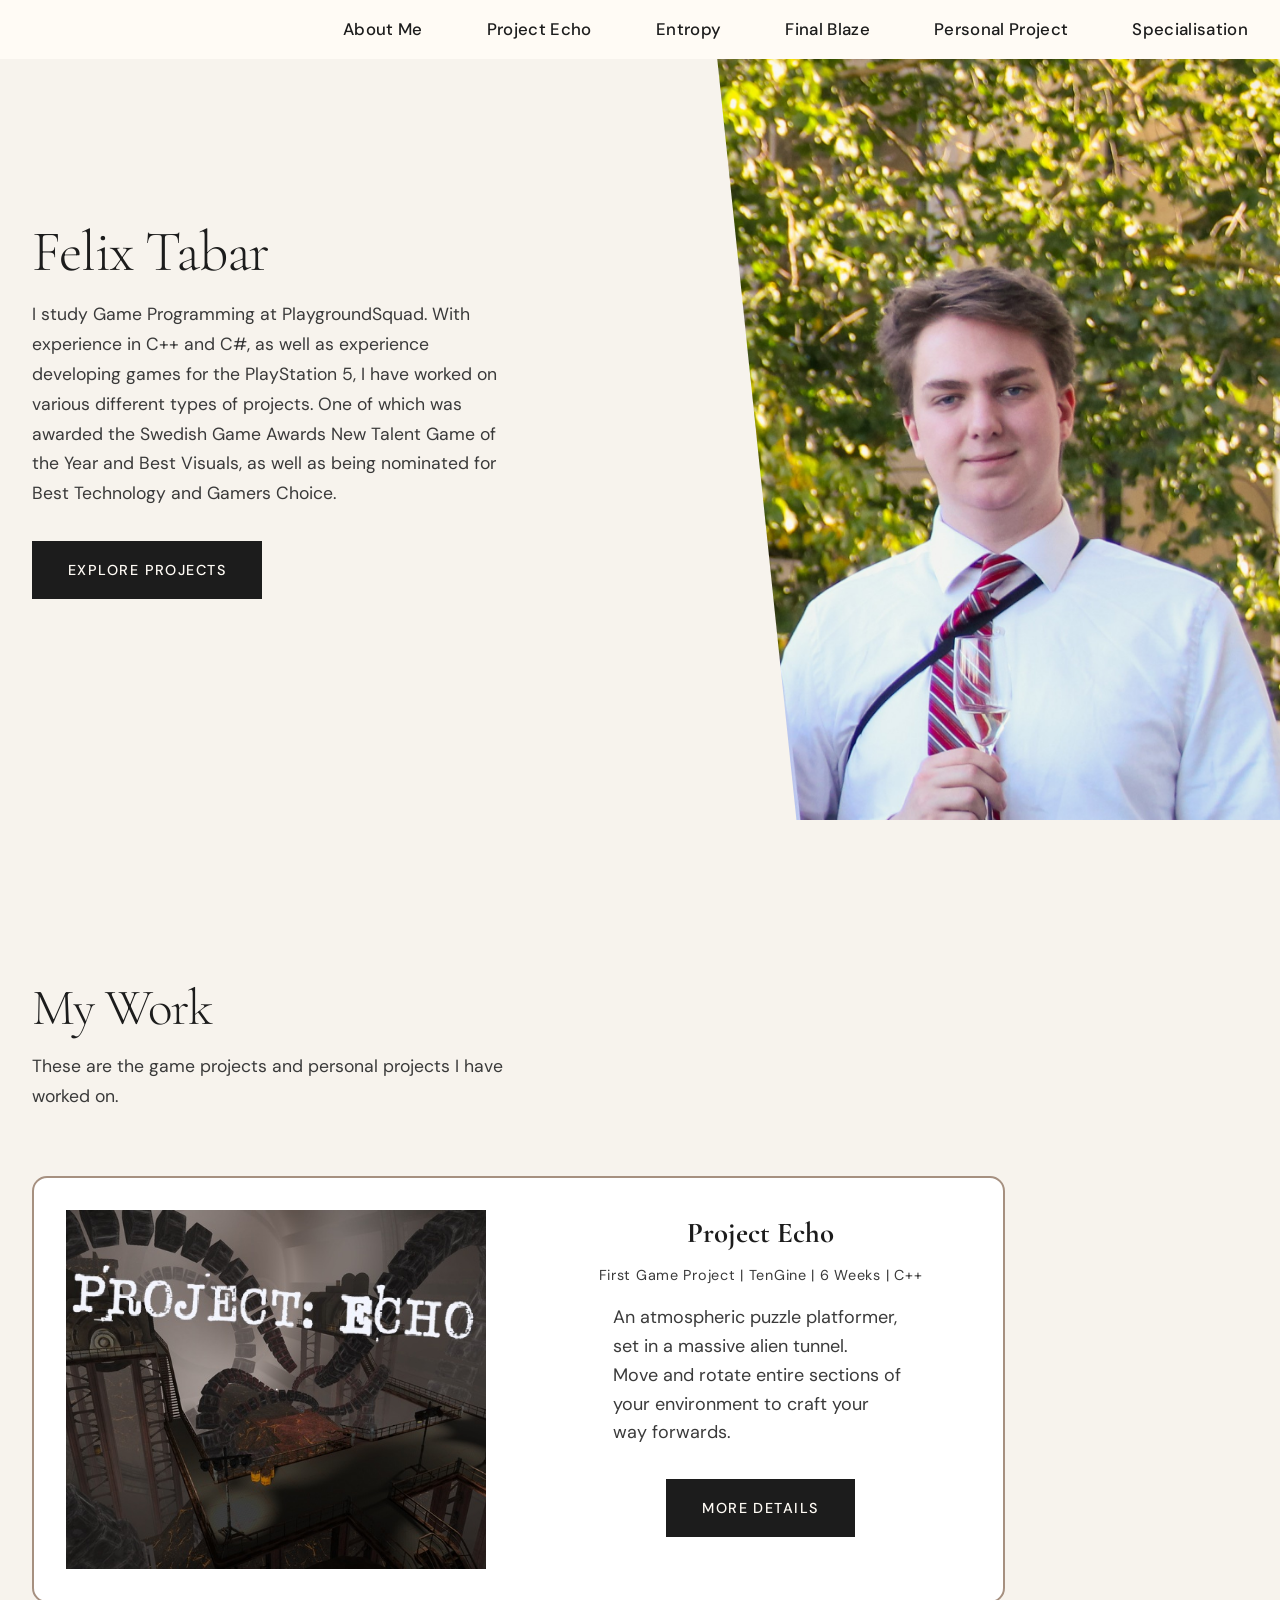
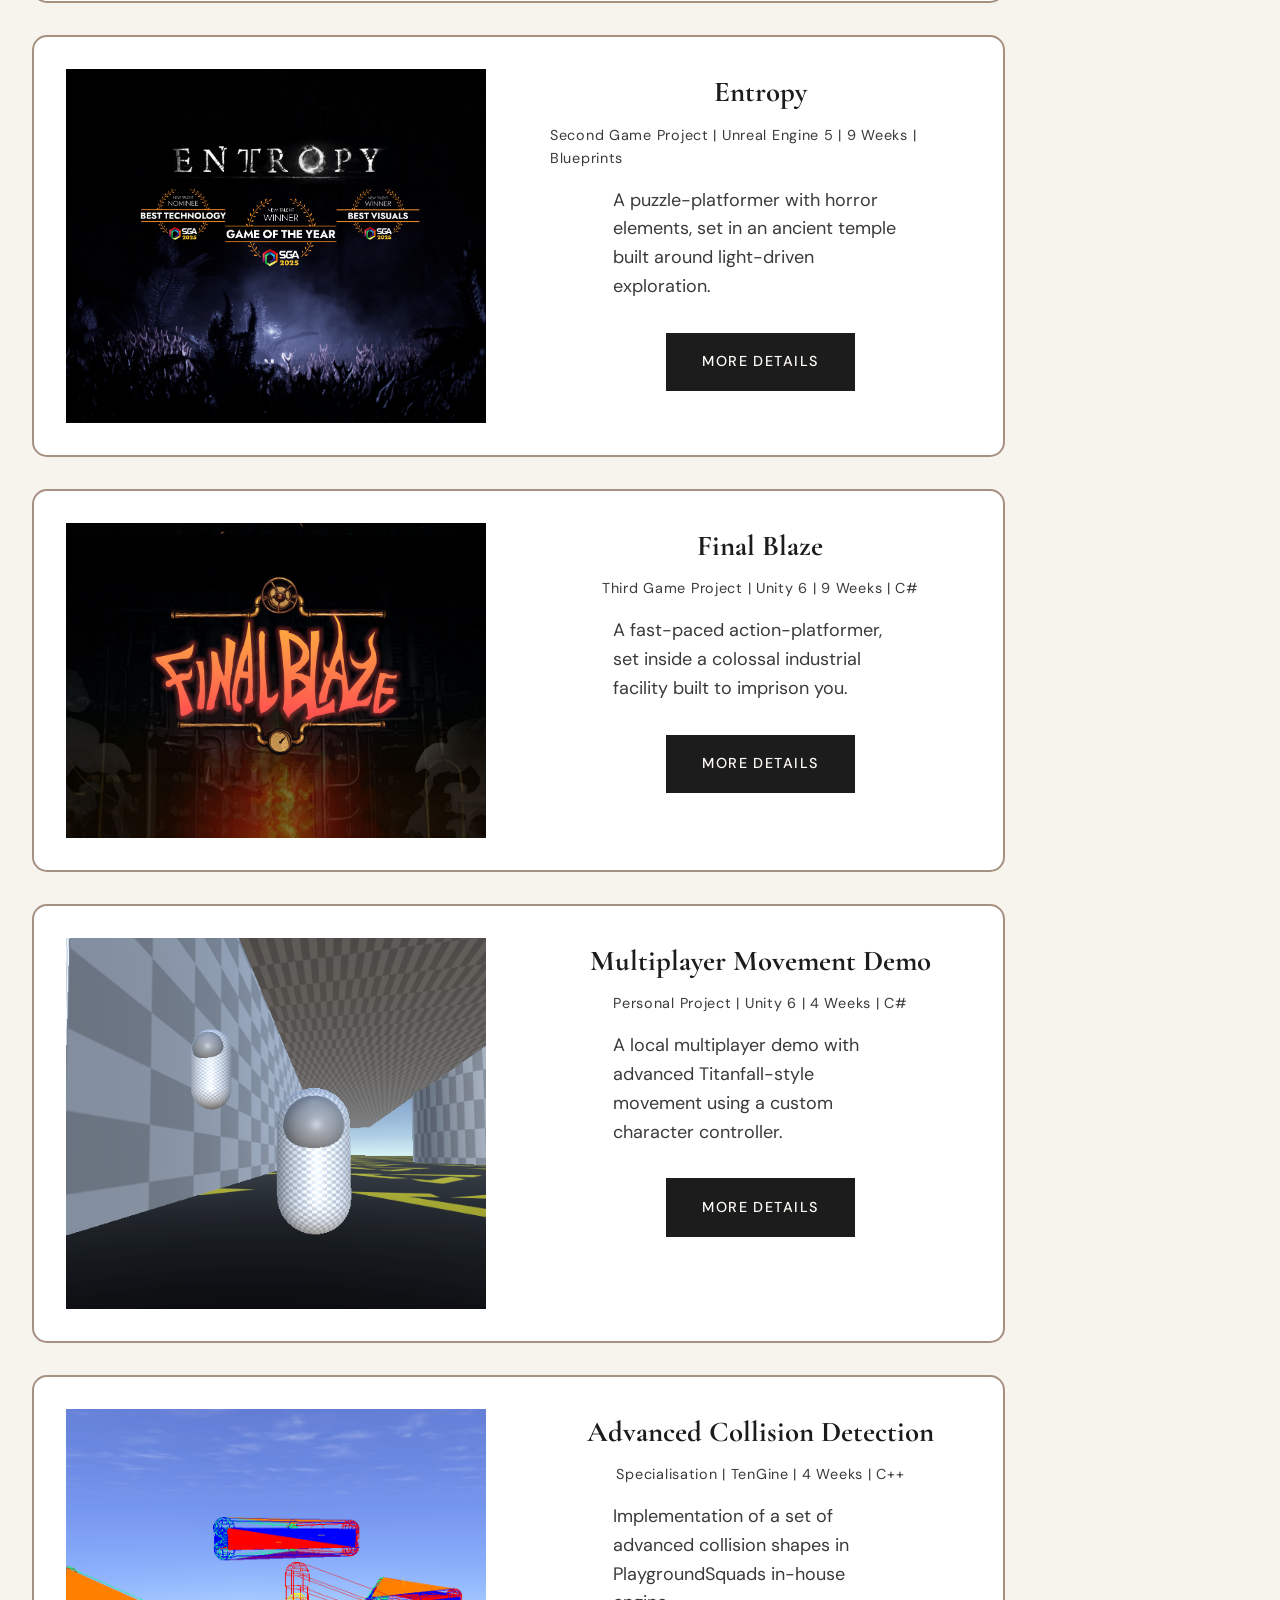
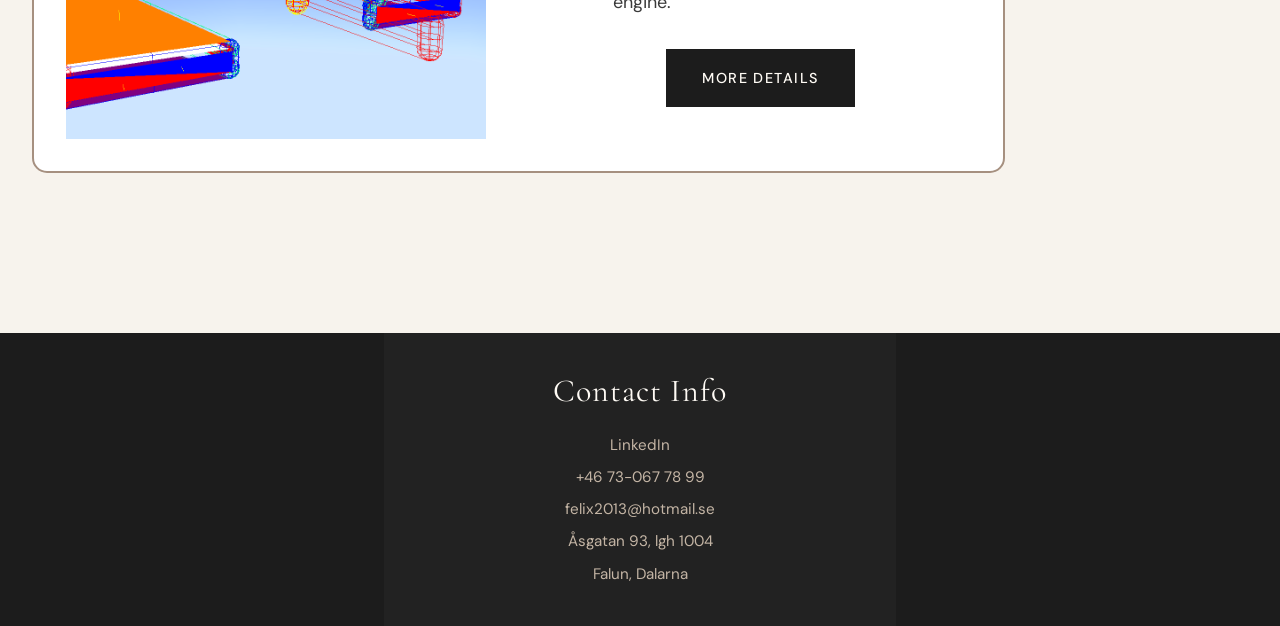
<file: index.html>
<!DOCTYPE html>
<html lang="en">
<head>
    <meta charset="UTF-8">
    <meta name="viewport" content="width=device-width, initial-scale=1.0">
    <title>Felix Tabar - Portfolio</title>
    
    <!-- Google Fonts -->
    <link rel="preconnect" href="https://fonts.googleapis.com">
    <link rel="preconnect" href="https://fonts.gstatic.com" crossorigin>
    <link href="https://fonts.googleapis.com/css2?family=Cormorant+Garamond:ital,wght@0,300;0,400;0,500;0,600;1,300;1,400&family=DM+Sans:ital,wght@0,400;0,500;0,600;1,400&display=swap" rel="stylesheet">
    <link rel="stylesheet" href="style.css">
    <!--

-->
</head>
<body>
    <!-- Header -->
    <header class="site-header" id="header">
        <div class="container">
            <nav class="nav-main">
                <a href="#">About Me</a>
                <a href="echo/index.html">Project Echo</a>
                <a href="entropy/index.html">Entropy</a>
                <a href="blaze/index.html">Final Blaze</a>
                <a href="personal-project/index.html">Personal Project</a>
                <a href="specialisation/index.html">Specialisation</a>
            </nav>
        </div>
    </header>
    
    <!-- Hero Section -->
    <section class="hero">
        <div class="hero-content">
            <h1 class="heading-display hero-title">
                Felix Tabar
            </h1>
            <p class="text-body hero-description">
                I study Game Programming at PlaygroundSquad.
                With experience in C++ and C#, as well as experience developing games for the PlayStation 5, I have worked on various different types of projects.
                One of which was awarded the Swedish Game Awards New Talent Game of the Year and Best Visuals,
                as well as being nominated for Best Technology and Gamers Choice.
            </p>
            <div class="hero-actions">
                <a href="#collections" class="btn-primary">Explore Projects</a>
            </div>
        </div>
        <div class="hero-image">
            <img src="images/felix.jpg" 
                alt="Mugshot">
        </div>
    </section>

    <!-- Collections -->
    <section class="collections" id="collections">
        <div class="container">
            <div class="section-header">
                <div class="section-header-left">
                    <h2 class="heading-display section-title">My Work</h2>
                    <p class="text-body section-subtitle">
                        These are the game projects and personal projects I have worked on.
                    </p>
                </div>
            </div>
            
            <div class="collections-grid">

    <div class="collection-item">

        <a href="echo/index.html" class="collection-media">
            <div class="collection-image">
                <img src="images/echo-banner.jpg" alt="Project Echo">
            </div>

            <div class="collection-overlay">
                <h3 class="collection-name">Project Echo</h3>
                <p class="collection-count">Click for longer in-depth breakdown</p>
            </div>
        </a>

        <div class="collection-text">
            <h3 class="collection-title">Project Echo</h3>
            <p class="collection-subtitle">First Game Project | TenGine | 6 Weeks | C++</p>

            <p class="collection-description">
                An atmospheric puzzle platformer, set in a massive alien tunnel.
                <br>
                Move and rotate entire sections of your environment to craft your way forwards.
            </p>

            <div>
                <a href="echo/index.html" class="btn-collection">More Details</a>
            </div>
        </div>

    </div>

    <div class="collection-item">

        <a href="entropy/index.html" class="collection-media">
            <div class="collection-image">
                <img src="images/entropy-banner3.png" alt="Entropy">
            </div>

            <div class="collection-overlay">
                <h3 class="collection-name">Entropy</h3>
                <p class="collection-count">Click for longer in-depth breakdown</p>
            </div>
        </a>

        <div class="collection-text">
            <h3 class="collection-title">Entropy</h3>
            <p class="collection-subtitle">Second Game Project | Unreal Engine 5 | 9 Weeks | Blueprints</p>

            <p class="collection-description">
                A puzzle-platformer with horror elements, set in an ancient temple built around light-driven exploration.
            </p>

            <div>
                <a href="entropy/index.html" class="btn-collection">More Details</a>
            </div>
        </div>

    </div>

    <div class="collection-item">

        <a href="blaze/index.html" class="collection-media">
            <div class="collection-image">
                <img src="images/blaze-banner2.jpg" alt="Final Blaze">
            </div>

            <div class="collection-overlay">
                <h3 class="collection-name">Final Blaze</h3>
                <p class="collection-count">Click for longer in-depth breakdown</p>
            </div>
        </a>

        <div class="collection-text">
            <h3 class="collection-title">Final Blaze</h3>
            <p class="collection-subtitle">Third Game Project | Unity 6 | 9 Weeks | C#</p>

            <p class="collection-description">
                A fast-paced action-platformer, set inside a colossal industrial facility built to imprison you.
            </p>

            <div>
                <a href="blaze/index.html" class="btn-collection">More Details</a>
            </div>
        </div>

    </div>

    <div class="collection-item">

        <a href="personal-project/index.html" class="collection-media">
            <div class="collection-image">
                <img src="images/personal-project-banner.png" alt="Personal Project">
            </div>

            <div class="collection-overlay">
                <h3 class="collection-name">Multiplayer Movement Demo</h3>
                <p class="collection-count">Click for longer in-depth breakdown</p>
            </div>
        </a>

        <div class="collection-text">
            <h3 class="collection-title">Multiplayer Movement Demo</h3>
            <p class="collection-subtitle">Personal Project | Unity 6 | 4 Weeks | C#</p>

            <p class="collection-description">
                A local multiplayer demo with advanced Titanfall-style movement using a custom character controller.
            </p>

            <div>
                <a href="personal-project/index.html" class="btn-collection">More Details</a>
            </div>
        </div>

    </div>

    <div class="collection-item">

        <a href="specialisation/index.html" class="collection-media">
            <div class="collection-image">
                <img src="images/specialisation-banner.png" alt="Specialisation">
            </div>

            <div class="collection-overlay">
                <h3 class="collection-name">Advanced Collision Detection</h3>
                <p class="collection-count">Click for longer in-depth breakdown</p>
            </div>
        </a>

        <div class="collection-text">
            <h3 class="collection-title">Advanced Collision Detection</h3>
            <p class="collection-subtitle">Specialisation | TenGine | 4 Weeks | C++</p>

            <p class="collection-description">
                Implementation of a set of advanced collision shapes in PlaygroundSquads in-house engine.
            </p>

            <div>
                <a href="specialisation/index.html" class="btn-collection">More Details</a>
            </div>
        </div>

    </div>

</div>
        </div>
    </section>
    
    <footer class="site-footer">
            <div class="footer-brand">
                <p class="footer-logo">Contact Info</p>
                <div class="footer-contact-info">
                    <p><a href="https://www.linkedin.com/in/felix-tabar-360894291/">LinkedIn</a></p>
                    <p><a href="tel:+46730677899">+46 73-067 78 99</a></p>
                    <p><a href="mailto:felix2013@hotmail.se">felix2013@hotmail.se</a></p>
                    <p>Åsgatan 93, lgh 1004</p>
                    <p>Falun, Dalarna</p>
                </div>
            </div>
    </footer>

</body>
</html>
</file>
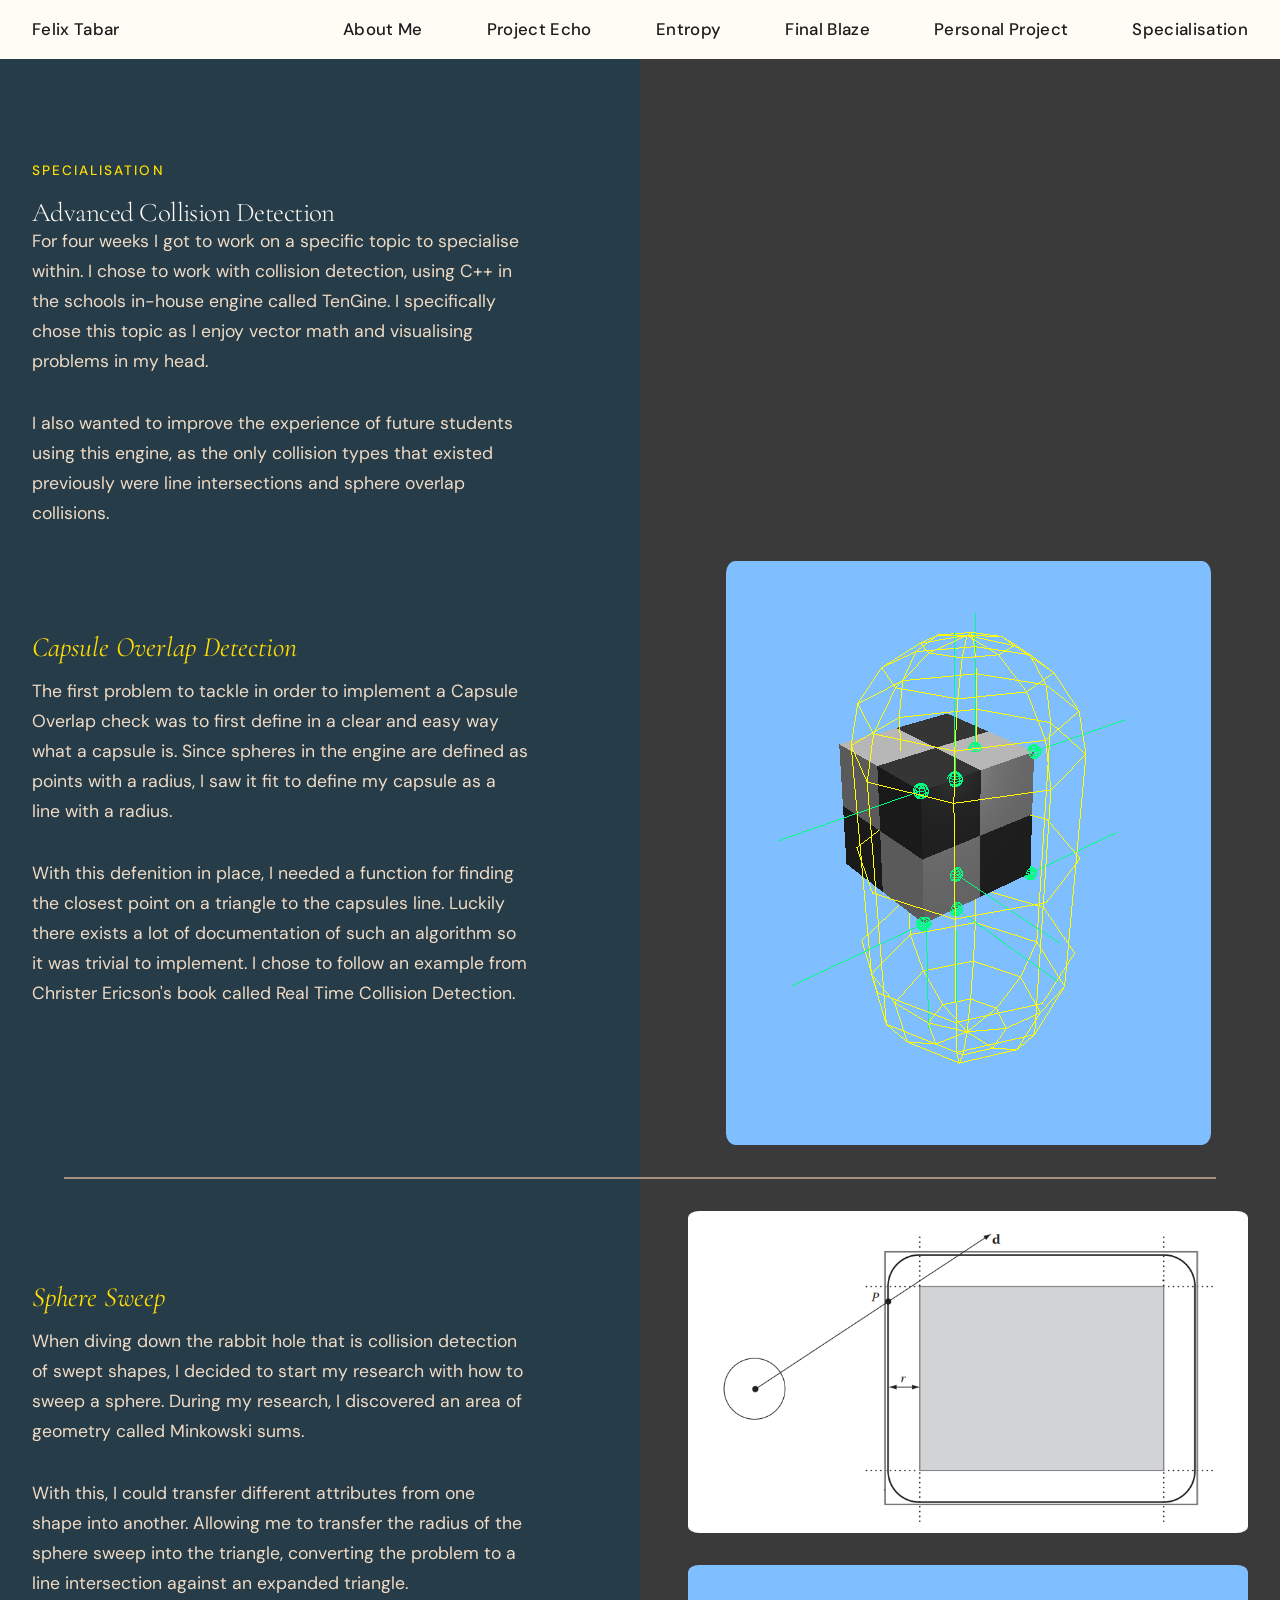
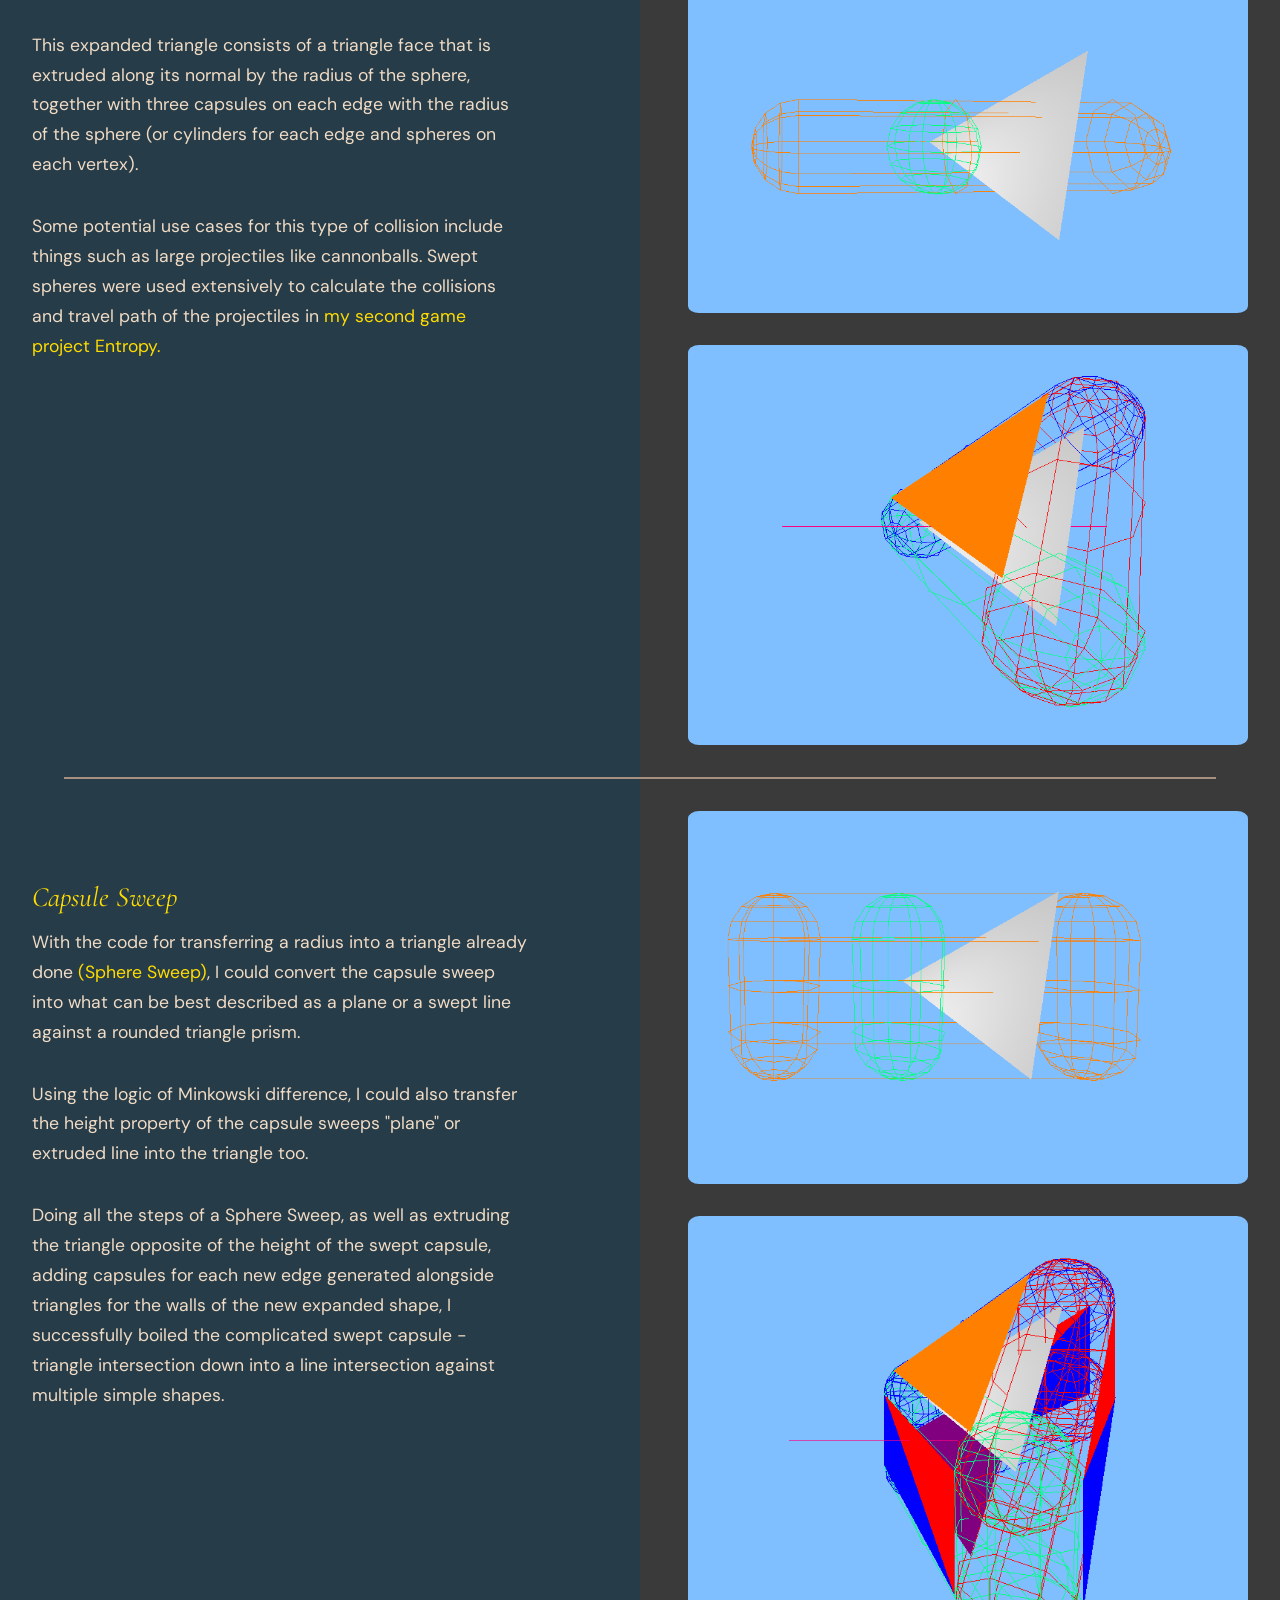
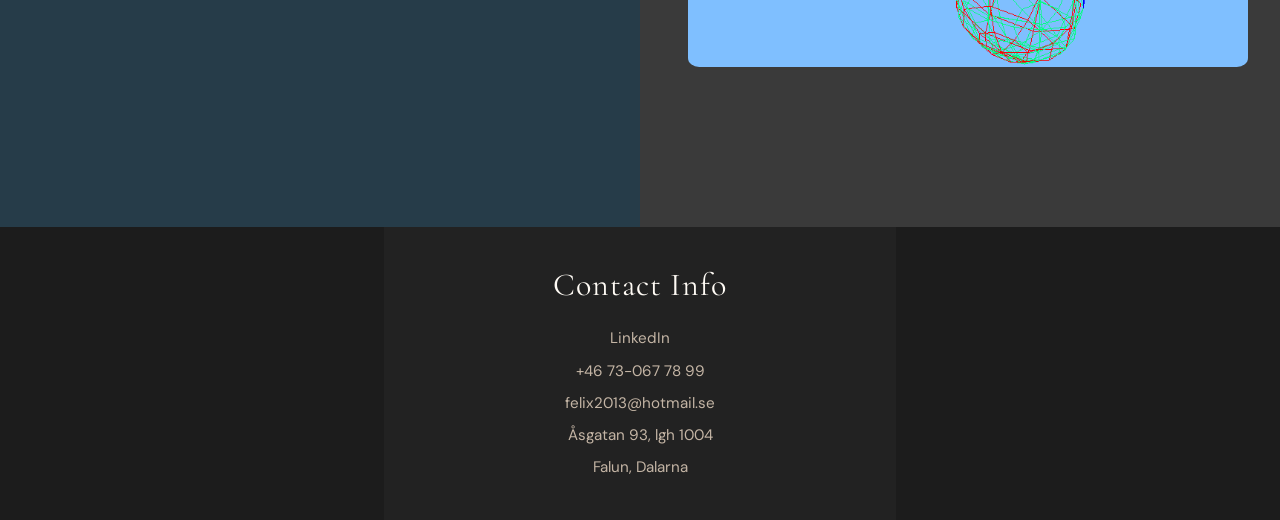
<file: specialisation/index.html>
<!DOCTYPE html>
<html lang="en">
<head>
    <meta charset="UTF-8">
    <meta name="viewport" content="width=device-width, initial-scale=1.0">
    <title>Felix Tabar - Portfolio</title>
    
    <!-- Google Fonts -->
    <link rel="preconnect" href="https://fonts.googleapis.com">
    <link rel="preconnect" href="https://fonts.gstatic.com" crossorigin>
    <link href="https://fonts.googleapis.com/css2?family=Cormorant+Garamond:ital,wght@0,300;0,400;0,500;0,600;1,300;1,400&family=DM+Sans:ital,wght@0,400;0,500;0,600;1,400&display=swap" rel="stylesheet">
    <link rel="stylesheet" href="style.css">
    <!--

-->
</head>
<body>
    <!-- Header -->
    <header class="site-header" id="header">
        <div class="container">
            <nav class="nav-main">
                <a href="../#" class="nav-name">Felix Tabar</a>
                <a href="../index.html">About Me</a>
                <a href="../echo/index.html">Project Echo</a>
                <a href="../entropy/index.html">Entropy</a>
                <a href="../blaze/index.html">Final Blaze</a>
                <a href="../personal-project/index.html">Personal Project</a>
                <a href="#">Specialisation</a>
            </nav>
        </div>
    </header>
    
    <!-- Mobile Navigation -->
    <div class="mobile-overlay" id="mobileOverlay"></div>
    <nav class="mobile-nav" id="mobileNav">
        <button class="mobile-nav-close" id="mobileNavClose">×</button>
        <ul class="mobile-nav-links">
            <li><a href="#collections">Collections</a></li>
            <li><a href="#story">Our Story</a></li>
            <li><a href="#craftsmanship">Craftsmanship</a></li>
            <li><a href="#contact">Visit Us</a></li>
        </ul>
        <div class="mobile-nav-cta">
            <a href="#contact" class="btn-primary">Book Appointment</a>
        </div>
    </nav>
    
    <section class="specialisation" id="specialisation">
        <!-- <img src="images/project_logo.png" alt="Project Logo" class="project-logo"> -->

        <div class="container">
            <div class="specialisation-grid">
                <div class="specialisation-content">

                    <p class="text-label specialisation-label">Specialisation</p>
                    <h2 class="heading-display story-title">
                        Advanced Collision Detection
                    </h2>
                    <p class="text-body specialisation-text">
                        For four weeks I got to work on a specific topic to specialise within. I chose to work with collision detection, using C++ in the schools in-house engine called TenGine.
                        I specifically chose this topic as I enjoy vector math and visualising problems in my head.
                    </p>

                    <p class="text-body specialisation-text">
                        I also wanted to improve the experience of future students using this engine,
                        as the only collision types that existed previously were line intersections and sphere overlap collisions.
                    </p>

                </div>

            </div>

            <div class="specialisation-grid">
                <div class="specialisation-content">

                    <div class="specialisation-signature">
                        <p class="signature-name">Capsule Overlap Detection</p>
                    </div>

                    <p class="text-body specialisation-text">
                        The first problem to tackle in order to implement a Capsule Overlap check was to first define in a clear and easy way what a capsule is.
                        Since spheres in the engine are defined as points with a radius, I saw it fit to define my capsule as a line with a radius.
                    </p>

                    <p class="text-body specialisation-text">
                        With this defenition in place, I needed a function for finding the closest point on a triangle to the capsules line.
                        Luckily there exists a lot of documentation of such an algorithm so it was trivial to implement.
                        I chose to follow an example from Christer Ericson's book called Real Time Collision Detection.
                    </p>
                </div>

                <div class="specialisation-images">

                    <div class="specialisation-image">
                        <img src="images/capsule-overlap.png" 
                            alt="Capsule overlap">

                        <div class="collection-overlay">
                            <p class="collection-count">Yellow capsule overlapping a mesh, with all overlapping triangle hits and normals visible as green dots and lines </p>
                        </div>
                    </div>

                </div>

            </div>

            <hr class="specialisation-bar">

            <div class="specialisation-grid" id="sphere-sweep">
                <div class="specialisation-content">
                    <div class="specialisation-signature">
                        <p class="signature-name">Sphere Sweep</p>
                    </div>
                    <p class="text-body specialisation-text">
                        When diving down the rabbit hole that is collision detection of swept shapes, I decided to start my research with how to sweep a sphere.
                        During my research, I discovered an area of geometry called Minkowski sums.
                    </p>
                    <p class="text-body specialisation-text">
                        With this, I could transfer different attributes from one shape into another.
                        Allowing me to transfer the radius of the sphere sweep into the triangle,
                        converting the problem to a line intersection against an expanded triangle.
                    </p>
                    <p class="text-body specialisation-text">
                        This expanded triangle consists of a triangle face that is extruded along its normal by the radius of the sphere,
                        together with three capsules on each edge with the radius of the sphere (or cylinders for each edge and spheres on each vertex).
                        <!-- In order to get a point of collision from this shape on the original triangle,
                        I take the point of intersection between the sweep and the triangles shapes and move it back by the normal of the hit multiplied by the radius of the sweep. -->
                    </p>

                    <p class="text-body specialisation-text">
                        Some potential use cases for this type of collision include things such as large projectiles like cannonballs.
                        Swept spheres were used extensively to calculate the collisions and travel path of the projectiles in
                        <a href="../entropy/index.html" class="redirect">my second game project Entropy.</a>
                    </p>
                </div>

                <div class="specialisation-images">
                    <div class="specialisation-image">
                        <img src="images/minkowski-sum.png" 
                            alt="Minkowski sum">

                        <div class="collection-overlay">
                            <p class="collection-count">Diagram displaying how a spheres radius can be translated into a square in a 2D environment <br> Source: Real Time Collision Detection, Christer Ericson</p>
                        </div>
                    </div>
                    <div class="specialisation-image">
                        <img src="images/sphere-sweep-single-tri.png" 
                            alt="Sphere sweep">

                        <div class="collection-overlay">
                            <p class="collection-count">Sphere being swept from left to right, passing through a triangle. The resulting collision is displayed as a green sphere</p>
                        </div>
                    </div>
                    <div class="specialisation-image">
                        <img src="images/sphere-sweep-debugdraw.png" 
                            alt="Sphere sweep debug draw">

                        <div class="collection-overlay">
                            <p class="collection-count">Sphere sweep as it is handled internally, with sphere radius translated into the triangle</p>
                        </div>
                    </div>
                </div>
            </div>

            <hr class="specialisation-bar">

            <div class="specialisation-grid">
                <div class="specialisation-content">
                    <div class="specialisation-signature">
                        <p class="signature-name">Capsule Sweep</p>
                    </div>
                    <p class="text-body specialisation-text">
                        With the code for transferring a radius into a triangle already done <a href="#sphere-sweep" class="redirect">(Sphere Sweep)</a>,
                        I could convert the capsule sweep into what can be best described as a plane or a swept line against a rounded triangle prism.
                    </p>
                    <p class="text-body specialisation-text">
                        Using the logic of Minkowski difference, I could also transfer the height property of the capsule sweeps "plane" or extruded line into the triangle too.
                    </p>

                    <p class="text-body specialisation-text">
                        Doing all the steps of a Sphere Sweep, as well as extruding the triangle opposite of the height of the swept capsule,
                        adding capsules for each new edge generated alongside triangles for the walls of the new expanded shape,
                        I successfully boiled the complicated swept capsule - triangle intersection down into a line intersection against multiple simple shapes.
                    </p>
                </div>

                <div class="specialisation-images">

                    <div class="specialisation-image">
                        <img src="images/capsule-sweep-single-tri.png" 
                            alt="Capsule sweep">

                        <div class="collection-overlay">
                            <p class="collection-count">Capsule being swept from left to right, passing through a triangle. The resulting collision is displayed as a green capsule</p>
                        </div>
                    </div>

                    <div class="specialisation-image">
                        <img src="images/capsule-sweep-debugdraw.png" 
                            alt="Capsule sweep debug draw">

                        <div class="collection-overlay">
                            <p class="collection-count">Capsule sweep as it is handled internally, with capsule radius and height translated into the triangle.
                                The orange triangle represents the radius of the capsule, while the purple, blue and red triangles all represent the height of the capsule</p>
                        </div>
                    </div>
                    
                </div>

            </div>

        </div>
        
    </section>
    
    <footer class="site-footer">
            <div class="footer-brand">
                <p class="footer-logo">Contact Info</p>
                <div class="footer-contact-info">
                    <p><a href="https://www.linkedin.com/in/felix-tabar-360894291/">LinkedIn</a></p>
                    <p><a href="tel:+46730677899">+46 73-067 78 99</a></p>
                    <p><a href="mailto:felix2013@hotmail.se">felix2013@hotmail.se</a></p>
                    <p>Åsgatan 93, lgh 1004</p>
                    <p>Falun, Dalarna</p>
                </div>
            </div>
    </footer>
</body>
</html>
</file>
<file: style.css>
@charset "utf-8";

:root {
	--color-cream: #FFFBF5;
	--color-ivory: #F7F3ED;
	--color-warm-white: #FEFCF9;
	--color-gold: #B8860B;
	--color-gold-light: #D4A853;
	--color-gold-dark: #8B6914;
	--color-charcoal: #1C1C1C;
	--color-charcoal-soft: #3A3A3A;
	--color-taupe: #A69080;
	--color-taupe-light: #C4B5A5;

	--font-display: 'Cormorant Garamond', Georgia, serif;
	--font-body: 'DM Sans', -apple-system, sans-serif;

	--space-xs: 0.5rem;
	--space-sm: 1rem;
	--space-md: 2rem;
	--space-lg: 4rem;
	--space-xl: 6rem;
	--space-2xl: 10rem;
}

*,
*::before,
*::after {
	margin: 0;
	padding: 0;
	box-sizing: border-box;
}

hr
{
	border-style: solid;
	
	margin-top: var(--space-md);
	margin-bottom: var(--space-md);
	
	margin-left: var(--space-md);
	margin-right: var(--space-md);
}

html {
	scroll-behavior: smooth;
}

body {
	font-family: var(--font-body);
	font-size: 18px;
	line-height: 1.6;
	color: var(--color-charcoal);
	background-color: var(--color-cream);
	-webkit-font-smoothing: antialiased;
}

img {
	max-width: 100%;
	height: auto;
	display: block;
}

a {
	color: inherit;
	text-decoration: none;
}

/* Typography */
.heading-display {
	font-family: var(--font-display);
	font-weight: 300;
	line-height: 1.1;
	letter-spacing: -0.02em;
}

.heading-editorial {
	font-family: var(--font-display);
	font-weight: 400;
	font-style: italic;
	line-height: 1.2;
}

.text-label {
	font-family: var(--font-body);
	font-size: 0.85rem;
	font-weight: 500;
	letter-spacing: 0.15em;
	text-transform: uppercase;
	color: var(--color-taupe);
}

.text-body {
	font-family: var(--font-body);
	font-size: 1.1rem;
	line-height: 1.7;
	color: var(--color-charcoal-soft);
}

/* Layout Utilities */
.container {
	width: 100%;
	max-width: 1400px;
	margin: 0 auto;
	padding: 0 var(--space-md);
}

.container--narrow {
	max-width: 900px;
}

.container--wide {
	max-width: 1600px;
}

/* ========================================
           HEADER / NAVIGATION
======================================== */
.site-header {
	position: fixed;
	top: 0;
	left: 0;
	right: 0;
	z-index: 1000;
	padding: var(--space-xs) 0;
	/* transition: background 0.4s ease, padding 0.4s ease; */
}

.site-header::before {
	content: '';
	position: absolute;
	top: 0;
	left: 0;
	right: 0;
	bottom: 0;
	background-color: rgba(255, 251, 245, 1.0);
	z-index: -1;
}

.site-header.scrolled {
	background: rgba(255, 251, 245, 0.98);
	backdrop-filter: blur(10px);
	padding: var(--space-sm) 0;
	box-shadow: 0 1px 0 rgba(0, 0, 0, 0.05);
}

.site-header.scrolled::before {
	display: none;
}

.nav-main {
	display: flex;
	justify-content: right;

	gap: var(--space-lg);
}

.nav-main a:not(.nav-cta) {
	font-family: var(--font-body);
	font-size: 1.05rem;
	font-weight: 500;
	letter-spacing: 0.02em;
	position: relative;
	padding: var(--space-xs) 0;
	/* transition: color 0.3s ease; */
}

.nav-main a:not(.nav-cta):hover {
	color: var(--color-gold);
}

.nav-cta {
	font-family: var(--font-body);
	font-size: 0.9rem;
	font-weight: 500;
	letter-spacing: 0.1em;
	text-transform: uppercase;
	padding: 0.875rem 1.5rem;
	border: 1px solid var(--color-charcoal);
	/* transition: all 0.3s ease; */
}

.nav-cta:hover {
	background-color: var(--color-charcoal);
	color: var(--color-cream);
}

/* ========================================
           HERO SECTION
        ======================================== */
.hero {
	min-height: 600px;
	max-height: 820px;
	height: 100vh;
	display: grid;
	grid-template-columns: 1fr 0.8fr;
	background-color: var(--color-ivory);
	overflow: hidden;
}

.hero-content {
	display: flex;
	flex-direction: column;
	justify-content: center;
	padding: var(--space-md) var(--space-lg);
	padding-left: max(var(--space-md), calc((100vw - 1400px) / 2 + var(--space-md)));
}

.hero-title {
	font-size: clamp(2.5rem, 4.5vw, 4rem);
	margin-bottom: var(--space-sm);
	opacity: 0;
	transform: translateY(30px);
	animation: fadeUp 0.8s ease forwards;
	animation-delay: 0.3s;
}

.hero-title em {
	font-style: italic;
	color: var(--color-gold);
}

.hero-description {
	max-width: 480px;
	margin-bottom: var(--space-md);
	opacity: 0;
	transform: translateY(20px);
	animation: fadeUp 0.4s ease forwards;
	animation-delay: 0.4s;
}

.hero-actions {
	display: flex;
	align-items: center;
	gap: var(--space-md);
	opacity: 0;
	transform: translateY(20px);
	animation: fadeUp 0.6s ease forwards;
	animation-delay: 0.6s;
}

.btn-primary {
	display: inline-flex;
	align-items: center;
	gap: var(--space-sm);
	font-family: var(--font-body);
	font-size: 0.9rem;
	font-weight: 500;
	letter-spacing: 0.1em;
	text-transform: uppercase;
	padding: 1.1rem 2.25rem;
	background-color: var(--color-charcoal);
	color: var(--color-cream);
	border: none;
	cursor: pointer;
	transition: all 0.2s ease;
}

.btn-primary:hover {
	background-color: var(--color-gold-dark);
}

.btn-text {
	font-family: var(--font-body);
	font-size: 1rem;
	font-weight: 500;
	color: var(--color-charcoal);
	position: relative;
}

.btn-text::after {
	content: '→';
	margin-left: 0.5rem;
	/* transition: margin-left 0.3s ease; */
}

.btn-text:hover::after {
	margin-left: 0.75rem;
}

.hero-image {
	display: flex;
	align-items: center;
	overflow: hidden;
	clip-path: polygon(0 0, 100% 0, 100% 100%, 15% 100%);
}

.hero-slide.active {
	opacity: 1;
}

.hero-slide img {
	width: 100%;
	height: 100%;
	object-fit: cover;
}

.hero-image-overlay {
	position: absolute;
	bottom: var(--space-lg);
	left: var(--space-lg);
	background-color: var(--color-warm-white);
	padding: var(--space-md);
	max-width: 280px;
	z-index: 10;
	/* opacity: 0; */
	transform: translateY(20px);
	/* animation: fadeUp 0.8s ease forwards;
	animation-delay: 1.1s; */
}

.overlay-title {
	font-family: var(--font-display);
	font-size: 1.4rem;
	font-weight: 400;
	margin-bottom: var(--space-xs);
	/* transition: opacity 0.5s ease; */
}

.overlay-price {
	font-family: var(--font-body);
	font-size: 1rem;
	color: var(--color-gold);
	font-weight: 500;
	/* transition: opacity 0.5s ease; */
}

@keyframes fadeUp {
	to {
		opacity: 1;
		transform: translateY(0);
	}
}

/* ========================================
           COLLECTIONS SECTION
======================================== */
.collections {
	padding: var(--space-2xl) 0;
	background-color: var(--color-ivory);
}

.section-header {
	display: flex;
	justify-content: space-between;
	align-items: flex-end;
	margin-bottom: var(--space-lg);
}

.section-header-left {
	max-width: 500px;
}

.section-title {
	font-size: clamp(2.25rem, 4vw, 3.5rem);
	margin-bottom: var(--space-sm);
}

.section-subtitle {
	color: var(--color-charcoal-soft);
}

.collections-grid {
	display: flex;
	flex-direction: column;
	gap: var(--space-md);
}

.collection-item {
	display: flex;
	gap: var(--space-lg);
	align-items: stretch;
	border: 2px solid var(--color-taupe);
	max-width: 80%;
	border-radius: 15px;
	padding: var(--space-md);
	background: white;
}

.collection-media {
	position: relative;
	display: block;
	width: 420px;
	flex-shrink: 0;
	overflow: hidden;
}

.collection-image {
	width: 100%;
	height: 100%;
}

.collection-image img {
	width: 100%;
	height: 100%;
	object-fit: cover;
	transition: transform 0.6s ease;
}

.collection-media:hover img {
	transform: scale(1.05);
}

.collection-overlay {
	position: absolute;
	inset: 0;
	background: linear-gradient(to top, rgba(28, 28, 28, 0.7) 0%, transparent 60%);
	display: flex;
	flex-direction: column;
	justify-content: flex-end;
	padding: var(--space-md);
	opacity: 0;
	transition: opacity 0.4s ease;
}

.collection-media:hover .collection-overlay {
	opacity: 1;
}

.collection-name {
	font-family: var(--font-display);
	font-size: 1.75rem;
	font-weight: 400;
	color: var(--color-cream);
	margin-bottom: var(--space-xs);
}

.collection-count {
	font-size: 0.9rem;
	color: var(--color-taupe-light);
	letter-spacing: 0.05em;
}

.collection-text {
	display: flex;
	max-width: 600px;
	flex-direction: column;
	align-items: center;
}

.collection-title {
	font-family: var(--font-display);
	font-size: 1.8rem;
	margin-bottom: var(--space-xs);
}

.collection-subtitle {
	font-size: 0.9rem;
	letter-spacing: 0.05em;
	color: var(--color-charcoal-soft);
	margin-bottom: var(--space-sm);
}

.collection-description {
	max-width: 70%;
	line-height: 1.6;
	color: var(--color-charcoal-soft);
}

.btn-collection {
	display: inline-flex;
	align-items: center;
	gap: var(--space-sm);
	font-family: var(--font-body);
	font-size: 0.9rem;
	font-weight: 500;
	letter-spacing: 0.1em;
	text-transform: uppercase;
	padding: 1.1rem 2.25rem;
	background-color: var(--color-charcoal);
	color: var(--color-cream);
	border: none;

	margin: var(--space-md);
}

.btn-collection:hover {
	background-color: var(--color-gold-dark);
	transition: 0.3s;
}

/* ========================================
         	  FOOTER
======================================== */
.site-footer {
	background: linear-gradient(90deg,
			#1C1C1C 0%,
			#1C1C1C 30%,
			#222222 30%,
			#222222 70%,
			#1C1C1C 70%,
			#1C1C1C 100%);
	color: var(--color-cream);
	padding: var(--space-md) 0 var(--space-md);
	
	display: flex;
	justify-content: center;
}

.footer-brand {
	text-align: center;
}

.footer-logo {
	font-family: var(--font-display);
	font-size: 2rem;
	font-weight: 400;
	letter-spacing: 0.03em;
	margin-bottom: var(--space-sm);
}

.footer-logo span {
	color: var(--color-gold-light);
}

.footer-tagline {
	font-size: 1rem;
	color: var(--color-taupe);
	line-height: 1.7;
	margin-bottom: var(--space-md);
}

.footer-contact-info p {
	font-size: 0.95rem;
	color: var(--color-taupe-light);
	margin-bottom: var(--space-xs);
}

.footer-contact-info a {
	color: var(--color-taupe-light);
	/* transition: color 0.3s ease; */
}

.footer-contact-info a:hover {
	color: var(--color-gold-light);
}

/* ========================================
           RESPONSIVE STYLES
======================================== */
@media (max-width: 1200px) {
	.hero {
		grid-template-columns: 1fr 1fr;
	}

	.hero-content {
		padding: var(--space-md) var(--space-md);
		padding-left: var(--space-lg);
	}
}

@media (max-width: 1100px) {
	.logo {
		font-size: 1.5rem;
	}

	.nav-main {
		gap: var(--space-md);
	}

	.nav-main a:not(.nav-cta) {
		font-size: 0.85rem;
	}

	.nav-cta {
		font-size: 0.75rem;
		padding: 0.7rem 1rem;
	}

	.collection-item {
		flex-direction: column;
	}

	.collection-media {
		width: 100%;
	}

	.collection-image {
		height: 50%;
	}

	.collection-text {
		align-items: flex-start;
	}
}

@media (max-width: 860px) {
	.nav-main {
		display: none;
	}

	.menu-toggle {
		display: flex;
	}

	.hero {
		grid-template-columns: 1fr;
		height: auto;
		max-height: none;
	}

	.hero-content {
		padding: calc(var(--space-lg) + 60px) var(--space-md) var(--space-lg);
		order: 2;
	}

	.hero-image {
		order: 1;
		height: 400px;
		clip-path: none;
	}

	.hero-image-overlay {
		display: none;
	}

	.featured-grid,
	.story-grid,
	.craft-grid,
	.contact-grid {
		grid-template-columns: 1fr;
	}

	.contact-content {
		padding-right: 0;
	}

	.footer-grid {
		grid-template-columns: 1fr 1fr;
		gap: var(--space-lg);
	}

	.footer-bottom {
		flex-direction: column;
		gap: var(--space-md);
		text-align: center;
	}
}

@media (max-width: 768px) {
	.collections-grid {
		grid-template-columns: 1fr 1fr;
	}

	.collection-item:nth-child(1) {
		grid-column: 1 / -1;
		grid-row: auto;
	}

	.collection-item:nth-child(2),
	.collection-item:nth-child(3),
	.collection-item:nth-child(4),
	.collection-item:nth-child(5) {
		grid-column: auto;
		grid-row: auto;
	}

	.collection-item:nth-child(1) .collection-image {
		min-height: 300px;
	}

	.collection-overlay {
		opacity: 1;
	}

	.story-images {
		grid-template-columns: 1fr;
		gap: var(--space-sm);
	}

	.story-image:first-child {
		margin-top: 0;
	}

	.section-header {
		flex-direction: column;
		align-items: flex-start;
		gap: var(--space-md);
	}
}

@media (max-width: 576px) {
	:root {
		--space-lg: 3rem;
		--space-xl: 4rem;
		--space-2xl: 6rem;
	}

	.hero-actions {
		flex-direction: column;
		align-items: flex-start;
	}

	.collections-grid {
		grid-template-columns: 1fr;
	}

	.collection-item:nth-child(n) {
		grid-column: 1;
	}

	.footer-grid {
		grid-template-columns: 1fr;
	}
}

/* Mobile Navigation */
.mobile-nav {
	position: fixed;
	top: 0;
	right: -100%;
	width: 100%;
	max-width: 400px;
	height: 100vh;
	height: 100dvh;
	background-color: var(--color-warm-white);
	z-index: 2000;
	padding: var(--space-xl) var(--space-md);
	/* transition: right 0.4s ease; */
	display: flex;
	flex-direction: column;
	overflow-y: auto;
	overscroll-behavior: contain;
}

.mobile-nav.active {
	right: 0;
}

.mobile-nav-close {
	position: absolute;
	top: var(--space-md);
	right: var(--space-md);
	background: none;
	border: none;
	font-size: 1.5rem;
	cursor: pointer;
	color: var(--color-charcoal);
}

.mobile-nav-links {
	list-style: none;
	margin-top: var(--space-xl);
}

.mobile-nav-links li {
	margin-bottom: var(--space-md);
}

.mobile-nav-links a {
	font-family: var(--font-display);
	font-size: 2rem;
	font-weight: 400;
	color: var(--color-charcoal);
	/* transition: color 0.3s ease; */
}

.mobile-nav-links a:hover {
	color: var(--color-gold);
}

.mobile-nav-cta {
	margin-top: var(--space-xl);
	padding-bottom: var(--space-md);
}

.mobile-overlay {
	position: fixed;
	inset: 0;
	background-color: rgba(0, 0, 0, 0.4);
	z-index: 1999;
	opacity: 0;
	visibility: hidden;
	/* transition: opacity 0.4s ease, visibility 0.4s ease; */
}

.mobile-overlay.active {
	opacity: 1;
	visibility: visible;
}
</file>
<file: specialisation/style.css>
@charset "utf-8";

:root {
	--color-cream: #FFFBF5;
	--color-ivory: #F7F3ED;
	--color-warm-white: #FEFCF9;
	--color-gold: #B8860B;
	--color-gold-light: #D4A853;
	--color-gold-dark: #8B6914;
	--color-charcoal: #1C1C1C;
	--color-charcoal-soft: #3A3A3A;
	--color-taupe: #A69080;
	--color-taupe-light: #C4B5A5;
	--color-taupe-lighter: #f0dbc5;

	--font-display: 'Cormorant Garamond', Georgia, serif;
	--font-body: 'DM Sans', -apple-system, sans-serif;

	--space-xs: 0.5rem;
	--space-sm: 1rem;
	--space-md: 2rem;
	--space-lg: 4rem;
	--space-xl: 6rem;
	--space-2xl: 10rem;
}

*,
*::before,
*::after {
	margin: 0;
	padding: 0;
	box-sizing: border-box;
}

hr
{
	border-style: solid;
	
	margin-top: var(--space-md);
	margin-bottom: var(--space-md);
	
	margin-left: var(--space-md);
	margin-right: var(--space-md);
}

html {
	scroll-behavior: smooth;
}

body {
	font-family: var(--font-body);
	font-size: 18px;
	line-height: 1.6;
	color: var(--color-charcoal);
	background-color: var(--color-cream);
	-webkit-font-smoothing: antialiased;
}

img {
	max-width: 100%;
	height: auto;
	display: block;
}

a {
	color: inherit;
	text-decoration: none;
}

/* Typography */
.heading-display {
	font-family: var(--font-display);
	font-weight: 300;
	line-height: 1.1;
	letter-spacing: -0.02em;
}

.heading-editorial {
	font-family: var(--font-display);
	font-weight: 400;
	font-style: italic;
	line-height: 1.2;
}

.text-label {
	font-family: var(--font-body);
	font-size: 0.85rem;
	font-weight: 500;
	letter-spacing: 0.15em;
	text-transform: uppercase;
	color: var(--color-taupe);
}

.text-body {
	font-family: var(--font-body);
	font-size: 1.1rem;
	line-height: 1.7;
	color: var(--color-charcoal-soft);
}

/* Layout Utilities */
.container {
	width: 100%;
	max-width: 1400px;
	margin: 0 auto;
	padding: 0 var(--space-md);
}

.container--narrow {
	max-width: 900px;
}

.container--wide {
	max-width: 1600px;
}

/* ========================================
           HEADER / NAVIGATION
======================================== */
.site-header {
	position: fixed;
	top: 0;
	left: 0;
	right: 0;
	z-index: 1000;
	padding: var(--space-xs) 0;
	/* transition: background 0.4s ease, padding 0.4s ease; */
}

.site-header::before {
	content: '';
	position: absolute;
	top: 0;
	left: 0;
	right: 0;
	bottom: 0;
	background-color: rgba(255, 251, 245, 1.0);
	z-index: -1;
}

.site-header.scrolled {
	background: rgba(255, 251, 245, 0.98);
	backdrop-filter: blur(10px);
	padding: var(--space-sm) 0;
	box-shadow: 0 1px 0 rgba(0, 0, 0, 0.05);
}

.site-header.scrolled::before {
	display: none;
}

.nav-name {
	margin-right: auto;
	font-weight: 600;
	font-size: 1.15rem;
	letter-spacing: 0.04em;
}

.nav-main {
	display: flex;

	gap: var(--space-lg);
}

.nav-main a:not(.nav-cta) {
	font-family: var(--font-body);
	font-size: 1.05rem;
	font-weight: 500;
	letter-spacing: 0.02em;
	position: relative;
	padding: var(--space-xs) 0;
	/* transition: color 0.3s ease; */
}

.nav-main a:not(.nav-cta):hover {
	color: var(--color-gold);
}

.nav-cta {
	font-family: var(--font-body);
	font-size: 0.9rem;
	font-weight: 500;
	letter-spacing: 0.1em;
	text-transform: uppercase;
	padding: 0.875rem 1.5rem;
	border: 1px solid var(--color-charcoal);
	/* transition: all 0.3s ease; */
}

.nav-cta:hover {
	background-color: var(--color-charcoal);
	color: var(--color-cream);
}

/* ========================================
           COLLECTIONS SECTION
        ======================================== */
.collections {
	padding: var(--space-2xl) 0;
	background-color: var(--color-cream);
}

.section-header {
	display: flex;
	justify-content: space-between;
	align-items: flex-end;
	margin-bottom: var(--space-xl);
}

.section-header-left {
	max-width: 500px;
}

.section-title {
	font-size: clamp(2.25rem, 4vw, 3.5rem);
	margin-bottom: var(--space-sm);
}

.section-subtitle {
	color: var(--color-taupe);
}

.collection-overlay {
	position: absolute;
	inset: 0;
	background: linear-gradient(to top, rgba(28, 28, 28, 0.7) 0%, transparent 60%);
	display: flex;
	flex-direction: column;
	justify-content: flex-end;
	padding: var(--space-md);
	opacity: 0;
	transition: opacity 0.4s ease;
	
	border-radius: 2%;
}

.specialisation-image:hover .collection-overlay {
	opacity: 1;
}

.collection-name {
	font-family: var(--font-display);
	font-size: 1.75rem;
	font-weight: 400;
	color: var(--color-cream);
	margin-bottom: var(--space-xs);
}

.collection-count {
	font-size: 0.9rem;
	color: var(--color-cream);
	letter-spacing: 0.05em;
}

/* ========================================
           ABOUT / STORY SECTION
======================================== */
/* .project-logo {
	max-width: 600px;
	margin: auto;
	margin-bottom: var(--space-lg);
} */

.specialisation {
	padding: var(--space-2xl) 0;
	background: linear-gradient(90deg,
			#263c49 0%,
			#263c49 50%,
			#3a3a3a 50%,
			#3a3a3a 100%);
	color: var(--color-cream);
	overflow: hidden;
}

.specialisation-bar
{
	color: var(--color-taupe);
	border-color: var(--color-taupe);
}

.redirect {
	color: rgb(255, 220, 0);
}

.redirect:hover {
	color: var(--color-gold-light);
}

.specialisation-grid {
	display: grid;
	grid-template-columns: 1fr 1fr;
	gap: var(--space-xl);
	align-items: top;
}

.specialisation-content {
	padding-right: var(--space-lg);
	/* margin: auto; */
}

.specialisation-label {
	color: rgb(255, 220, 0);
	margin-bottom: var(--space-sm);
}

.specialisation-title {
	font-size: clamp(2.75rem, 4.5vw, 4.5rem);
	margin-bottom: var(--space-md);
	color: var(--color-cream);
}

.specialisation-text {
	color: var(--color-taupe-lighter);
	margin-bottom: var(--space-md);
}

.specialisation-signature {
	margin-top: var(--space-lg);
}

.signature-name {
	font-family: var(--font-display);
	font-style: italic;
	font-size: 1.75rem;
	color: rgb(255, 220, 0);
	margin-bottom: var(--space-xs);
}

.signature-title {
	font-size: 0.9rem;
	color: var(--color-taupe);
	letter-spacing: 0.1em;
	text-transform: uppercase;
}

.specialisation-images {
	display: flex;
	flex-direction: column;
	gap: var(--space-md);
	position: relative;
	align-items: center;
	justify-content: center;
}

.specialisation-image {
	position: relative;
}

.specialisation-image img {
	width: 100%;
	height: auto;
	display: block;

	border-radius: 2%;
}

/* ========================================
         	  FOOTER
======================================== */
.site-footer {
	background: linear-gradient(90deg,
			#1C1C1C 0%,
			#1C1C1C 30%,
			#222222 30%,
			#222222 70%,
			#1C1C1C 70%,
			#1C1C1C 100%);
	color: var(--color-cream);
	padding: var(--space-md) 0 var(--space-md);
	
	display: flex;
	justify-content: center;
}

.footer-brand {
	text-align: center;
}

.footer-logo {
	font-family: var(--font-display);
	font-size: 2rem;
	font-weight: 400;
	letter-spacing: 0.03em;
	margin-bottom: var(--space-sm);
}

.footer-logo span {
	color: var(--color-gold-light);
}

.footer-tagline {
	font-size: 1rem;
	color: var(--color-taupe);
	line-height: 1.7;
	margin-bottom: var(--space-md);
}

.footer-contact-info p {
	font-size: 0.95rem;
	color: var(--color-taupe-light);
	margin-bottom: var(--space-xs);
}

.footer-contact-info a {
	color: var(--color-taupe-light);
	/* transition: color 0.3s ease; */
}

.footer-contact-info a:hover {
	color: var(--color-gold-light);
}


/* ========================================
           RESPONSIVE STYLES
        ======================================== */
@media (max-width: 1200px) {
	.hero {
		grid-template-columns: 1fr 1fr;
	}

	.hero-content {
		padding: var(--space-md) var(--space-md);
		padding-left: var(--space-lg);
	}

	.collections-grid {
		grid-template-columns: repeat(6, 1fr);
	}

	.collection-item:nth-child(1) {
		grid-column: 1 / 4;
		grid-row: 1 / 2;
	}

	.collection-item:nth-child(2) {
		grid-column: 4 / 7;
		grid-row: 1 / 2;
	}

	.collection-item:nth-child(3) {
		grid-column: 1 / 3;
		grid-row: 2 / 3;
	}

	.collection-item:nth-child(4) {
		grid-column: 3 / 5;
		grid-row: 2 / 3;
	}

	.collection-item:nth-child(5) {
		grid-column: 5 / 7;
		grid-row: 2 / 3;
	}

	.collection-item:nth-child(1) .collection-image {
		min-height: 350px;
	}
}

@media (max-width: 1100px) {
	.logo {
		font-size: 1.5rem;
	}

	.nav-main {
		gap: var(--space-md);
	}

	.nav-main a:not(.nav-cta) {
		font-size: 0.85rem;
	}

	.nav-cta {
		font-size: 0.75rem;
		padding: 0.7rem 1rem;
	}

	.craft-stats {
		gap: var(--space-md);
		padding: var(--space-sm) var(--space-md);
		left: var(--space-md);
		right: var(--space-md);
	}
}

@media (max-width: 860px) {
	.nav-main {
		display: none;
	}

	.menu-toggle {
		display: flex;
	}

	.hero {
		grid-template-columns: 1fr;
		height: auto;
		max-height: none;
	}

	.hero-content {
		padding: calc(var(--space-lg) + 60px) var(--space-md) var(--space-lg);
		order: 2;
	}

	.hero-image {
		order: 1;
		height: 400px;
		clip-path: none;
	}

	.hero-image-overlay {
		display: none;
	}

	.featured-grid,
	.story-grid,
	.craft-grid,
	.contact-grid {
		grid-template-columns: 1fr;
	}

	.featured-content {
		padding-right: 0;
		order: 2;
	}

	.featured-image-wrapper {
		order: 1;
	}

	.story-content {
		padding-right: 0;
	}

	.craft-content {
		order: 2;
	}

	.craft-image-wrapper {
		order: 1;
	}

	.craft-stats {
		position: static;
		margin-top: var(--space-md);
		justify-content: center;
	}

	.testimonials-grid {
		grid-template-columns: 1fr;
		gap: var(--space-md);
	}

	.contact-content {
		padding-right: 0;
	}

	.footer-grid {
		grid-template-columns: 1fr 1fr;
		gap: var(--space-lg);
	}

	.footer-brand {
		grid-column: 1 / -1;
		padding-right: 0;
	}

	.footer-bottom {
		flex-direction: column;
		gap: var(--space-md);
		text-align: center;
	}
}

@media (max-width: 768px) {
	.collections-grid {
		grid-template-columns: 1fr 1fr;
	}

	.collection-item:nth-child(1) {
		grid-column: 1 / -1;
		grid-row: auto;
	}

	.collection-item:nth-child(2),
	.collection-item:nth-child(3),
	.collection-item:nth-child(4),
	.collection-item:nth-child(5) {
		grid-column: auto;
		grid-row: auto;
	}

	.collection-item:nth-child(1) .collection-image {
		min-height: 300px;
	}

	.collection-overlay {
		opacity: 1;
	}

	.story-images {
		grid-template-columns: 1fr;
		gap: var(--space-sm);
	}

	.story-image:first-child {
		margin-top: 0;
	}

	.section-header {
		flex-direction: column;
		align-items: flex-start;
		gap: var(--space-md);
	}

	.testimonials-grid {
		grid-template-columns: repeat(2, 1fr);
	}

	.testimonial-card:nth-child(3) {
		grid-column: 1 / -1;
	}
}

@media (max-width: 576px) {
	:root {
		--space-lg: 3rem;
		--space-xl: 4rem;
		--space-2xl: 6rem;
	}

	.hero-actions {
		flex-direction: column;
		align-items: flex-start;
	}

	.collections-grid {
		grid-template-columns: 1fr;
	}

	.collection-item:nth-child(n) {
		grid-column: 1;
	}

	.craft-stats {
		flex-direction: column;
		gap: var(--space-md);
	}

	.testimonials-grid {
		grid-template-columns: 1fr;
	}

	.testimonial-card:nth-child(3) {
		grid-column: auto;
	}

	.footer-grid {
		grid-template-columns: 1fr;
	}
}

/* Mobile Navigation */
.mobile-nav {
	position: fixed;
	top: 0;
	right: -100%;
	width: 100%;
	max-width: 400px;
	height: 100vh;
	height: 100dvh;
	background-color: var(--color-warm-white);
	z-index: 2000;
	padding: var(--space-xl) var(--space-md);
	/* transition: right 0.4s ease; */
	display: flex;
	flex-direction: column;
	overflow-y: auto;
	overscroll-behavior: contain;
}

.mobile-nav.active {
	right: 0;
}

.mobile-nav-close {
	position: absolute;
	top: var(--space-md);
	right: var(--space-md);
	background: none;
	border: none;
	font-size: 1.5rem;
	cursor: pointer;
	color: var(--color-charcoal);
}

.mobile-nav-links {
	list-style: none;
	margin-top: var(--space-xl);
}

.mobile-nav-links li {
	margin-bottom: var(--space-md);
}

.mobile-nav-links a {
	font-family: var(--font-display);
	font-size: 2rem;
	font-weight: 400;
	color: var(--color-charcoal);
	/* transition: color 0.3s ease; */
}

.mobile-nav-links a:hover {
	color: var(--color-gold);
}

.mobile-nav-cta {
	margin-top: var(--space-xl);
	padding-bottom: var(--space-md);
}

.mobile-overlay {
	position: fixed;
	inset: 0;
	background-color: rgba(0, 0, 0, 0.4);
	z-index: 1999;
	opacity: 0;
	visibility: hidden;
	/* transition: opacity 0.4s ease, visibility 0.4s ease; */
}

.mobile-overlay.active {
	opacity: 1;
	visibility: visible;
}
</file>
